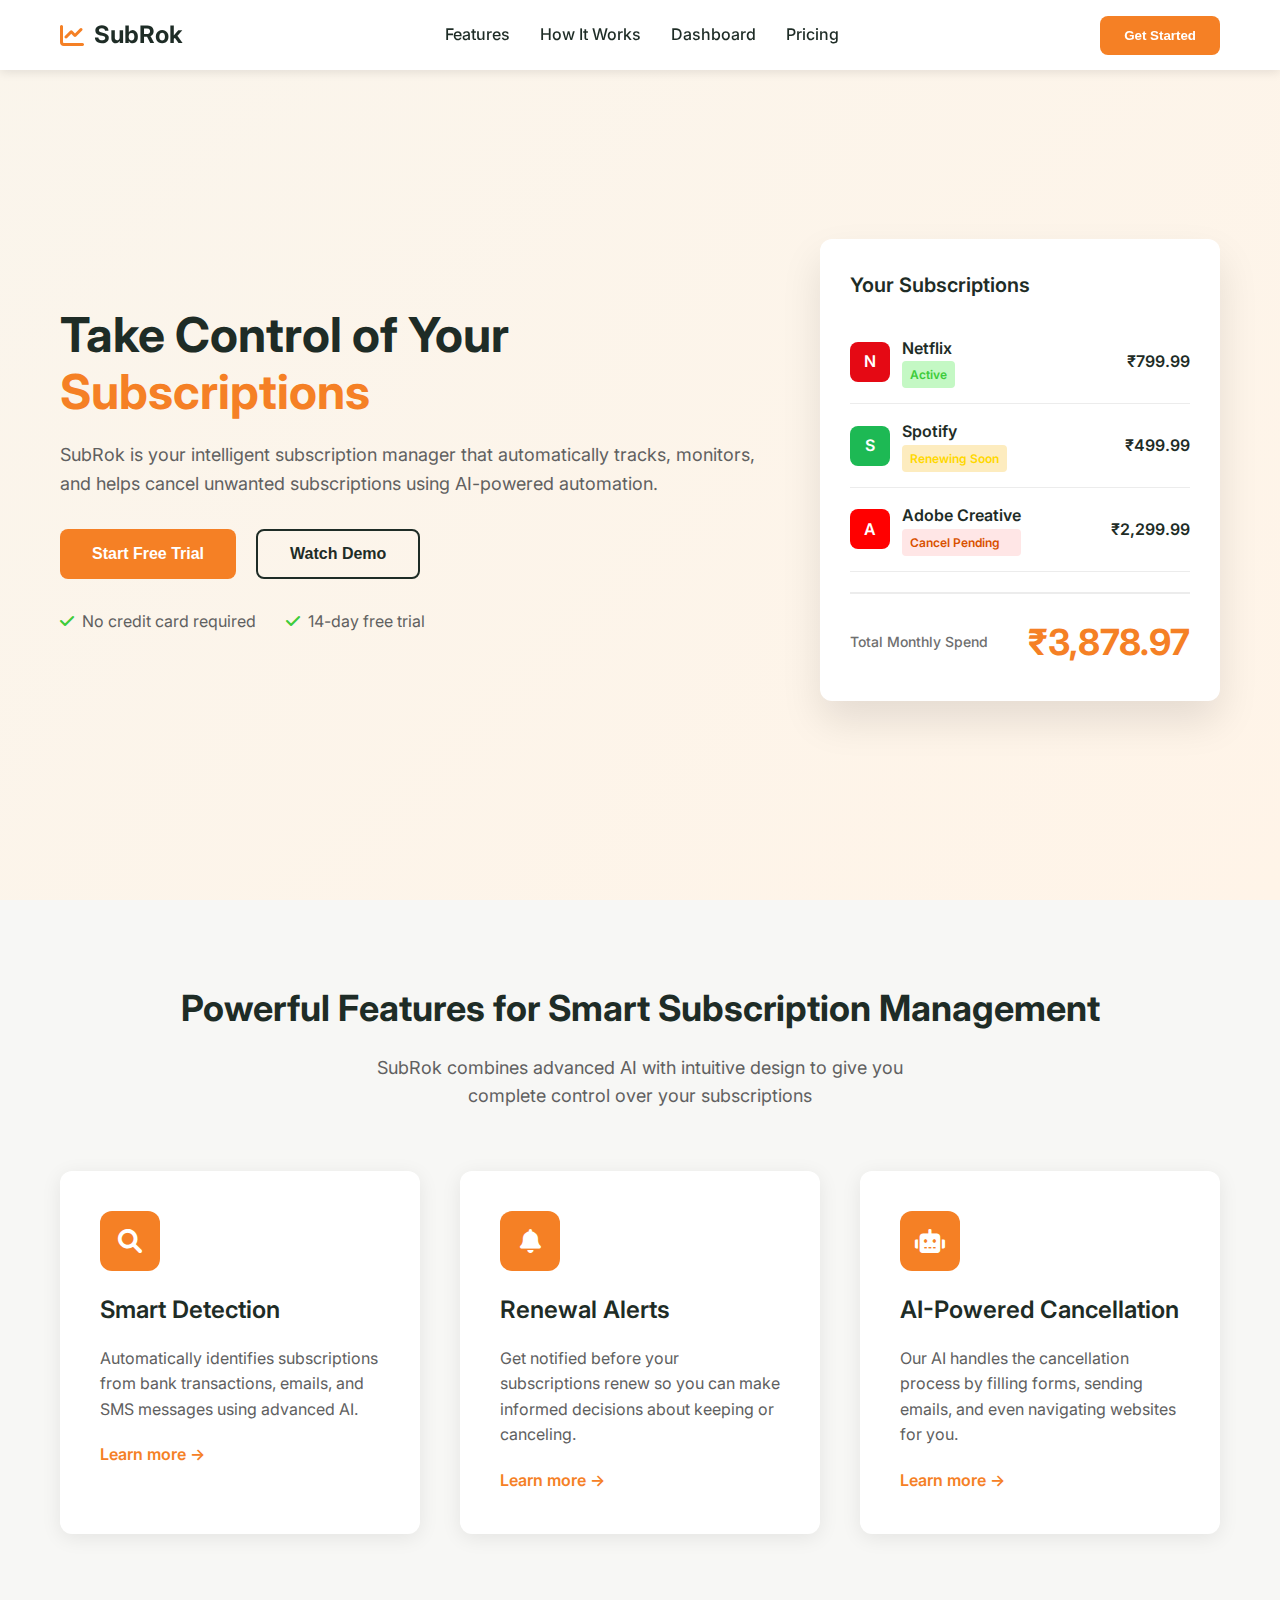
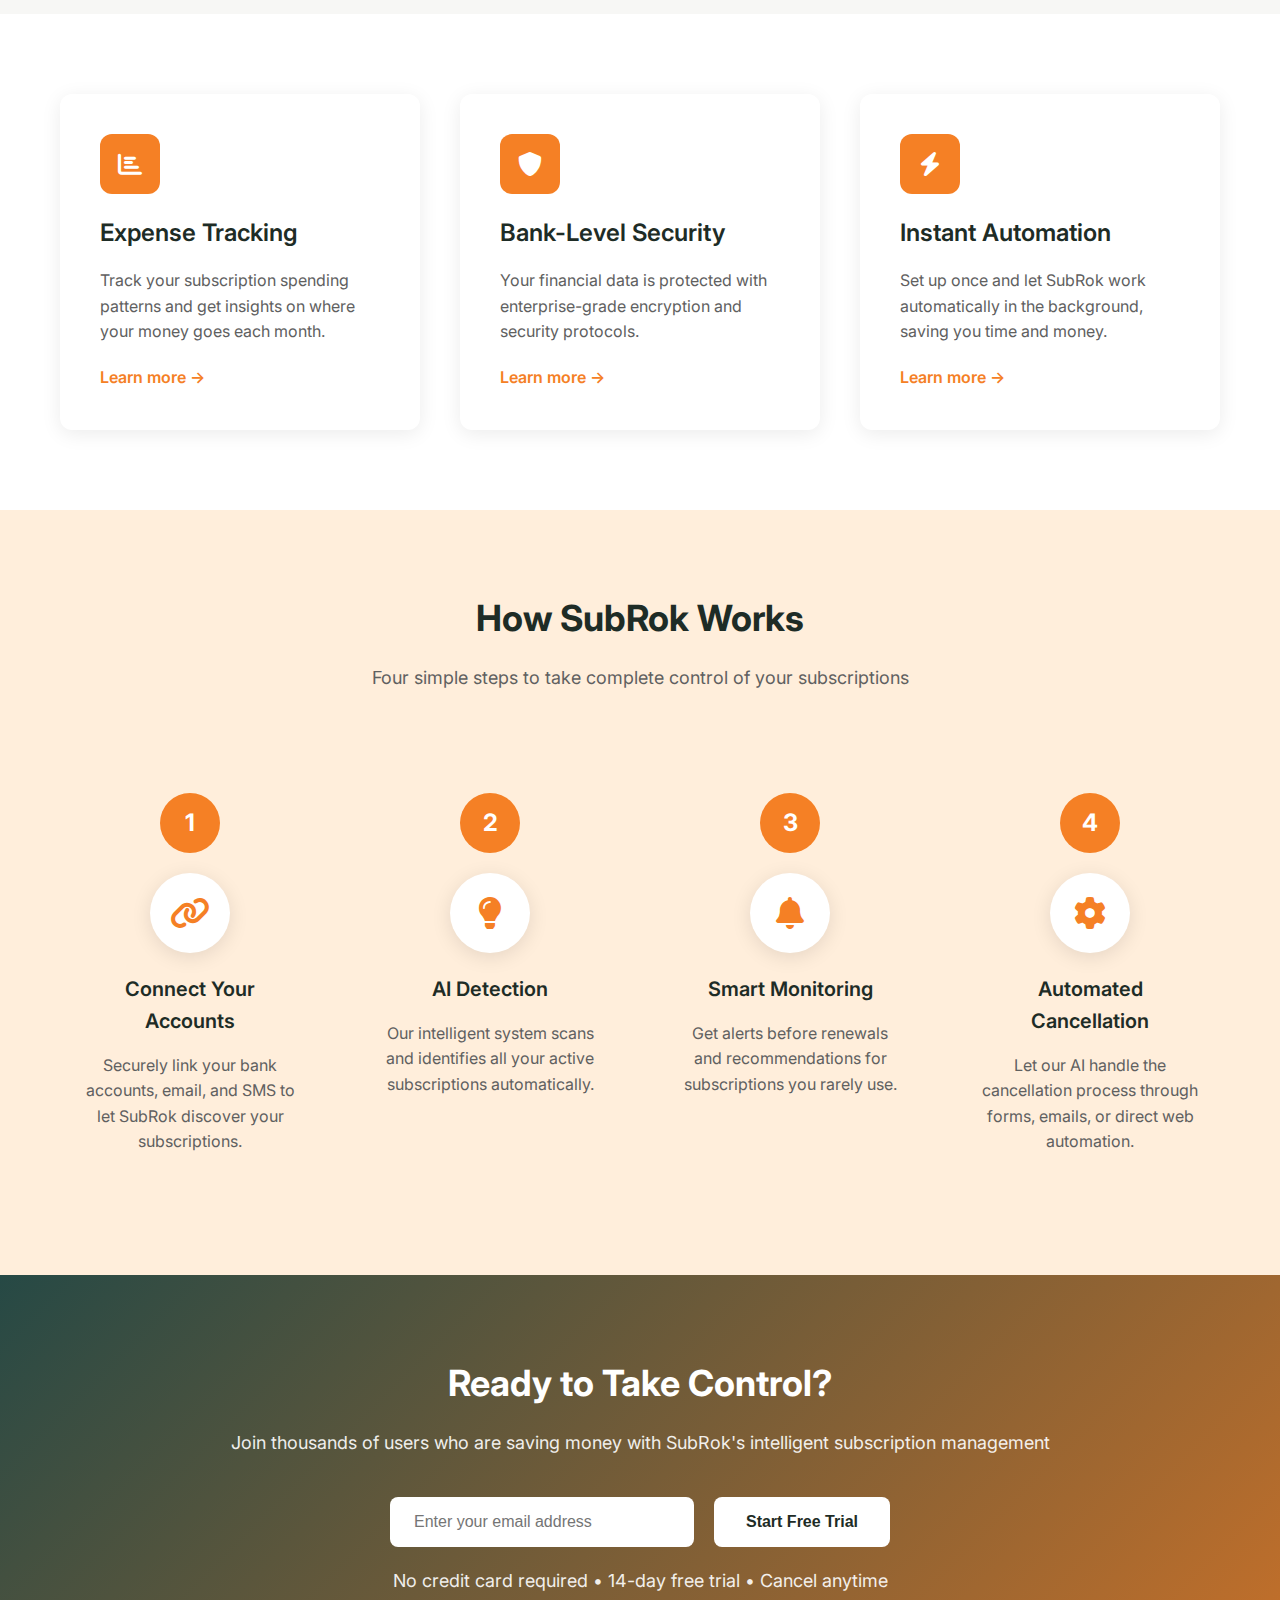
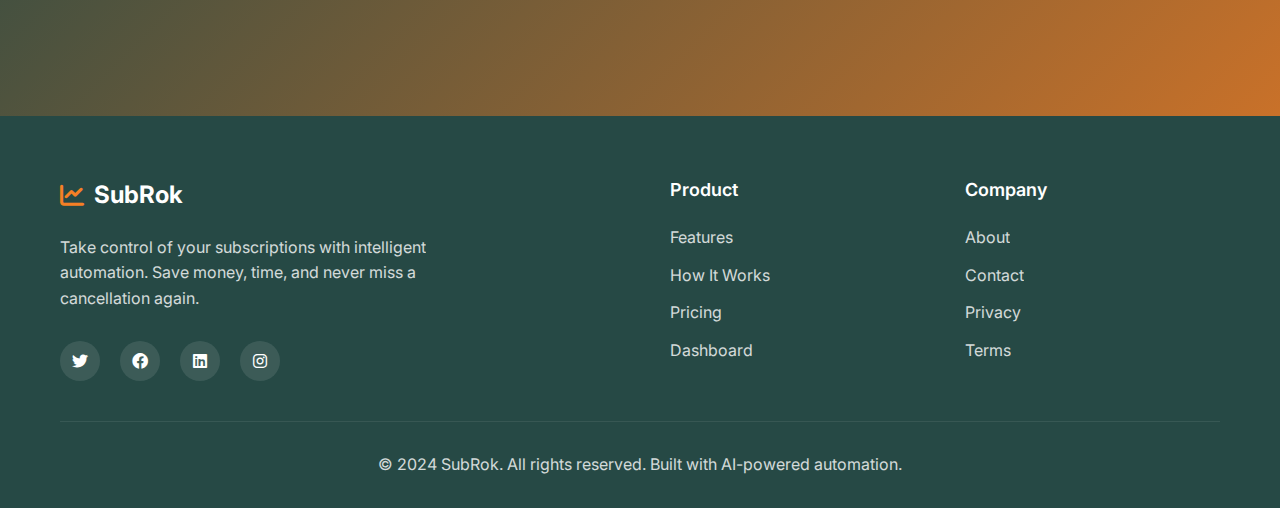
<file: index.html>
<!DOCTYPE html>
<html lang="en">
<head>
    <meta charset="UTF-8">
    <meta name="viewport" content="width=device-width, initial-scale=1.0">
    <title>SubRok - Take Control of Your Subscriptions</title>
    <link rel="stylesheet" href="styles.css">
    <link href="https://fonts.googleapis.com/css2?family=Inter:wght@300;400;500;600;700&display=swap" rel="stylesheet">
    <link rel="stylesheet" href="https://cdnjs.cloudflare.com/ajax/libs/font-awesome/6.0.0/css/all.min.css">
</head>
<body>
    <!-- Navigation -->
    <nav class="navbar">
        <div class="nav-container">
            <div class="nav-logo">
                <i class="fas fa-chart-line"></i>
                <span>SubRok</span>
            </div>
            <ul class="nav-menu">
                <li><a href="#features">Features</a></li>
                <li><a href="#how-it-works">How It Works</a></li>
                <li><a href="dashboard.html">Dashboard</a></li>
                <li><a href="pricing.html">Pricing</a></li>
            </ul>
            <button class="get-started-btn" onclick="showAuthModal()">Get Started</button>
        </div>
    </nav>

    <!-- Hero Section -->
    <section class="hero">
        <div class="hero-container">
            <div class="hero-content">
                <h1>Take Control of Your <span class="highlight">Subscriptions</span></h1>
                <p>SubRok is your intelligent subscription manager that automatically tracks, monitors, and helps cancel unwanted subscriptions using AI-powered automation.</p>
                <div class="hero-buttons">
                    <button class="start-trial-btn" onclick="showAuthModal()">Start Free Trial</button>
                    <button class="watch-demo-btn">Watch Demo</button>
                </div>
                <div class="hero-features">
                    <div class="feature-item">
                        <i class="fas fa-check"></i>
                        <span>No credit card required</span>
                    </div>
                    <div class="feature-item">
                        <i class="fas fa-check"></i>
                        <span>14-day free trial</span>
                    </div>
                </div>
            </div>
            <div class="hero-sidebar">
                <div class="subscription-card">
                    <h3>Your Subscriptions</h3>
                    <div class="subscription-item">
                        <div class="sub-info">
                            <div class="sub-icon netflix">N</div>
                            <div>
                                <div class="sub-name">Netflix</div>
                                <div class="sub-status active">Active</div>
                            </div>
                        </div>
                        <div class="sub-price">₹799.99</div>
                    </div>
                    <div class="subscription-item">
                        <div class="sub-info">
                            <div class="sub-icon spotify">S</div>
                            <div>
                                <div class="sub-name">Spotify</div>
                                <div class="sub-status renewing">Renewing Soon</div>
                            </div>
                        </div>
                        <div class="sub-price">₹499.99</div>
                    </div>
                    <div class="subscription-item">
                        <div class="sub-info">
                            <div class="sub-icon adobe">A</div>
                            <div>
                                <div class="sub-name">Adobe Creative</div>
                                <div class="sub-status canceling">Cancel Pending</div>
                            </div>
                        </div>
                        <div class="sub-price">₹2,299.99</div>
                    </div>
                    <div class="total-spend">
                        <span class="total-label">Total Monthly Spend</span>
                        <span class="total-amount">₹3,878.97</span>
                    </div>
                </div>
            </div>
        </div>
    </section>

    <!-- Features Section -->
    <section id="features" class="features">
        <div class="container">
            <h2>Powerful Features for Smart Subscription Management</h2>
            <p class="section-subtitle">SubRok combines advanced AI with intuitive design to give you complete control over your subscriptions</p>
            <div class="features-grid">
                <div class="feature-card">
                    <div class="feature-icon">
                        <i class="fas fa-search"></i>
                    </div>
                    <h3>Smart Detection</h3>
                    <p>Automatically identifies subscriptions from bank transactions, emails, and SMS messages using advanced AI.</p>
                    <a href="#" class="learn-more">Learn more →</a>
                </div>
                <div class="feature-card">
                    <div class="feature-icon">
                        <i class="fas fa-bell"></i>
                    </div>
                    <h3>Renewal Alerts</h3>
                    <p>Get notified before your subscriptions renew so you can make informed decisions about keeping or canceling.</p>
                    <a href="#" class="learn-more">Learn more →</a>
                </div>
                <div class="feature-card">
                    <div class="feature-icon">
                        <i class="fas fa-robot"></i>
                    </div>
                    <h3>AI-Powered Cancellation</h3>
                    <p>Our AI handles the cancellation process by filling forms, sending emails, and even navigating websites for you.</p>
                    <a href="#" class="learn-more">Learn more →</a>
                </div>
            </div>
        </div>
    </section>

    <!-- Additional Features -->
    <section class="additional-features">
        <div class="container">
            <div class="features-grid">
                <div class="feature-card">
                    <div class="feature-icon">
                        <i class="fas fa-chart-bar"></i>
                    </div>
                    <h3>Expense Tracking</h3>
                    <p>Track your subscription spending patterns and get insights on where your money goes each month.</p>
                    <a href="#" class="learn-more">Learn more →</a>
                </div>
                <div class="feature-card">
                    <div class="feature-icon">
                        <i class="fas fa-shield-alt"></i>
                    </div>
                    <h3>Bank-Level Security</h3>
                    <p>Your financial data is protected with enterprise-grade encryption and security protocols.</p>
                    <a href="#" class="learn-more">Learn more →</a>
                </div>
                <div class="feature-card">
                    <div class="feature-icon">
                        <i class="fas fa-bolt"></i>
                    </div>
                    <h3>Instant Automation</h3>
                    <p>Set up once and let SubRok work automatically in the background, saving you time and money.</p>
                    <a href="#" class="learn-more">Learn more →</a>
                </div>
            </div>
        </div>
    </section>

    <!-- How It Works -->
    <section id="how-it-works" class="how-it-works">
        <div class="container">
            <h2>How SubRok Works</h2>
            <p class="section-subtitle">Four simple steps to take complete control of your subscriptions</p>
            <div class="steps-grid">
                <div class="step-card">
                    <div class="step-number">1</div>
                    <div class="step-icon">
                        <i class="fas fa-link"></i>
                    </div>
                    <h3>Connect Your Accounts</h3>
                    <p>Securely link your bank accounts, email, and SMS to let SubRok discover your subscriptions.</p>
                </div>
                <div class="step-card">
                    <div class="step-number">2</div>
                    <div class="step-icon">
                        <i class="fas fa-lightbulb"></i>
                    </div>
                    <h3>AI Detection</h3>
                    <p>Our intelligent system scans and identifies all your active subscriptions automatically.</p>
                </div>
                <div class="step-card">
                    <div class="step-number">3</div>
                    <div class="step-icon">
                        <i class="fas fa-bell"></i>
                    </div>
                    <h3>Smart Monitoring</h3>
                    <p>Get alerts before renewals and recommendations for subscriptions you rarely use.</p>
                </div>
                <div class="step-card">
                    <div class="step-number">4</div>
                    <div class="step-icon">
                        <i class="fas fa-cog"></i>
                    </div>
                    <h3>Automated Cancellation</h3>
                    <p>Let our AI handle the cancellation process through forms, emails, or direct web automation.</p>
                </div>
            </div>
        </div>
    </section>

    <!-- CTA Section -->
    <section class="cta-section">
        <div class="container">
            <h2>Ready to Take Control?</h2>
            <p>Join thousands of users who are saving money with SubRok's intelligent subscription management</p>
            <div class="cta-form">
                <input type="email" placeholder="Enter your email address" id="emailInput">
                <button onclick="showAuthModal()">Start Free Trial</button>
            </div>
            <p class="cta-disclaimer">No credit card required • 14-day free trial • Cancel anytime</p>
        </div>
    </section>

    <!-- Footer -->
    <footer class="footer">
        <div class="container">
            <div class="footer-content">
                <div class="footer-brand">
                    <div class="footer-logo">
                        <i class="fas fa-chart-line"></i>
                        <span>SubRok</span>
                    </div>
                    <p>Take control of your subscriptions with intelligent automation. Save money, time, and never miss a cancellation again.</p>
                    <div class="social-links">
                        <a href="#"><i class="fab fa-twitter"></i></a>
                        <a href="#"><i class="fab fa-facebook"></i></a>
                        <a href="#"><i class="fab fa-linkedin"></i></a>
                        <a href="#"><i class="fab fa-instagram"></i></a>
                    </div>
                </div>
                <div class="footer-links">
                    <div class="footer-column">
                        <h4>Product</h4>
                        <ul>
                            <li><a href="#features">Features</a></li>
                            <li><a href="#how-it-works">How It Works</a></li>
                            <li><a href="pricing.html">Pricing</a></li>
                            <li><a href="dashboard.html">Dashboard</a></li>
                        </ul>
                    </div>
                    <div class="footer-column">
                        <h4>Company</h4>
                        <ul>
                            <li><a href="#">About</a></li>
                            <li><a href="#">Contact</a></li>
                            <li><a href="#">Privacy</a></li>
                            <li><a href="#">Terms</a></li>
                        </ul>
                    </div>
                </div>
            </div>
            <div class="footer-bottom">
                <p>&copy; 2024 SubRok. All rights reserved. Built with AI-powered automation.</p>
            </div>
        </div>
    </footer>

    <!-- Auth Modal -->
    <div id="authModal" class="modal">
        <div class="modal-content">
            <span class="close" onclick="closeAuthModal()">&times;</span>
            <div class="auth-container">
                <div class="auth-tabs">
                    <button class="auth-tab active" onclick="showLogin()">Login</button>
                    <button class="auth-tab" onclick="showSignup()">Sign Up</button>
                </div>
                
                <!-- Login Form -->
                <div id="loginForm" class="auth-form">
                    <h2>Welcome Back</h2>
                    <p>Sign in to your SubRok account</p>
                    <form onsubmit="handleLogin(event)">
                        <div class="form-group">
                            <input type="email" required placeholder="Email address" id="loginEmail">
                        </div>
                        <div class="form-group">
                            <input type="password" required placeholder="Password" id="loginPassword">
                        </div>
                        <button type="submit" class="auth-btn">Sign In</button>
                    </form>
                    <p class="auth-link">Don't have an account? <a href="#" onclick="showSignup()">Sign up</a></p>
                </div>
                
                <!-- Signup Form -->
                <div id="signupForm" class="auth-form" style="display: none;">
                    <h2>Create Account</h2>
                    <p>Start your free trial today</p>
                    <form onsubmit="handleSignup(event)">
                        <div class="form-group">
                            <input type="text" required placeholder="Full name" id="signupName">
                        </div>
                        <div class="form-group">
                            <input type="email" required placeholder="Email address" id="signupEmail">
                        </div>
                        <div class="form-group">
                            <input type="password" required placeholder="Password" id="signupPassword">
                        </div>
                        <button type="submit" class="auth-btn">Create Account</button>
                    </form>
                    <p class="auth-link">Already have an account? <a href="#" onclick="showLogin()">Sign in</a></p>
                </div>
            </div>
        </div>
    </div>

    <script src="script.js"></script>
</body>
</html>
</file>
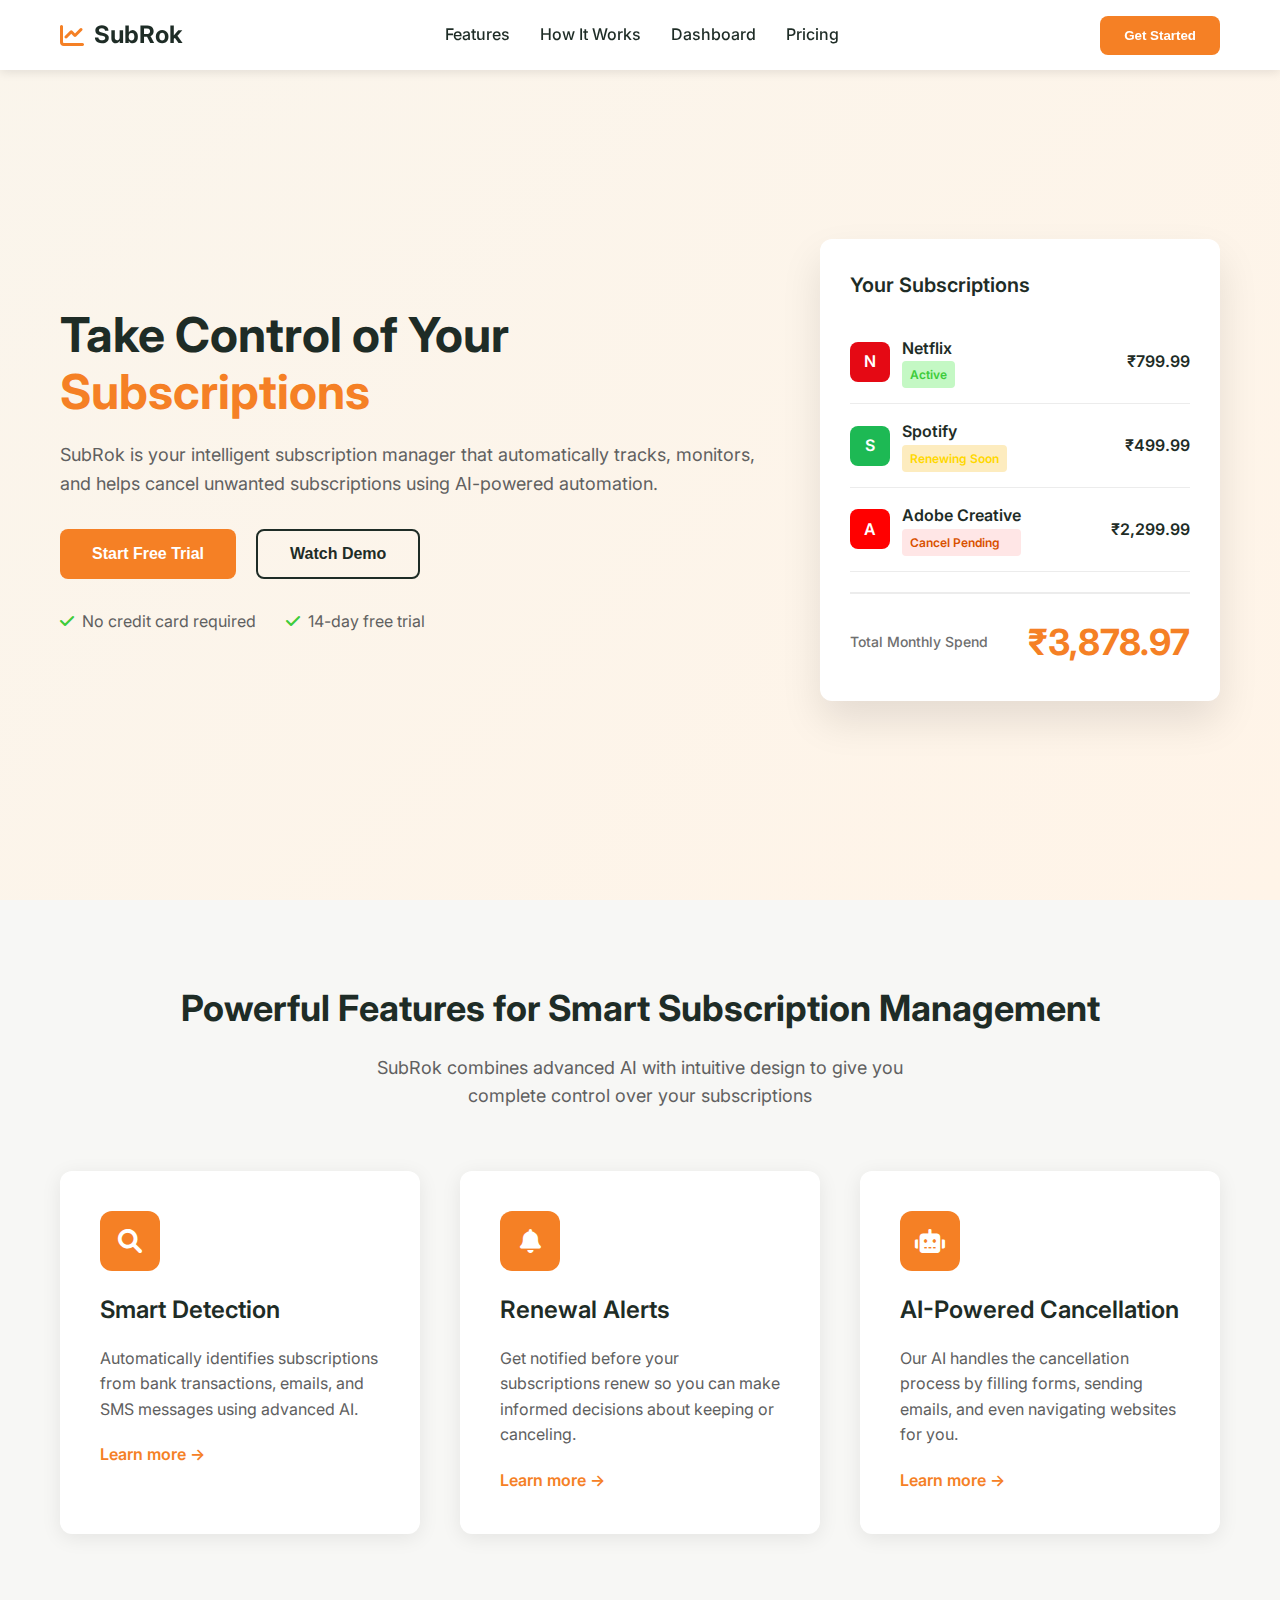
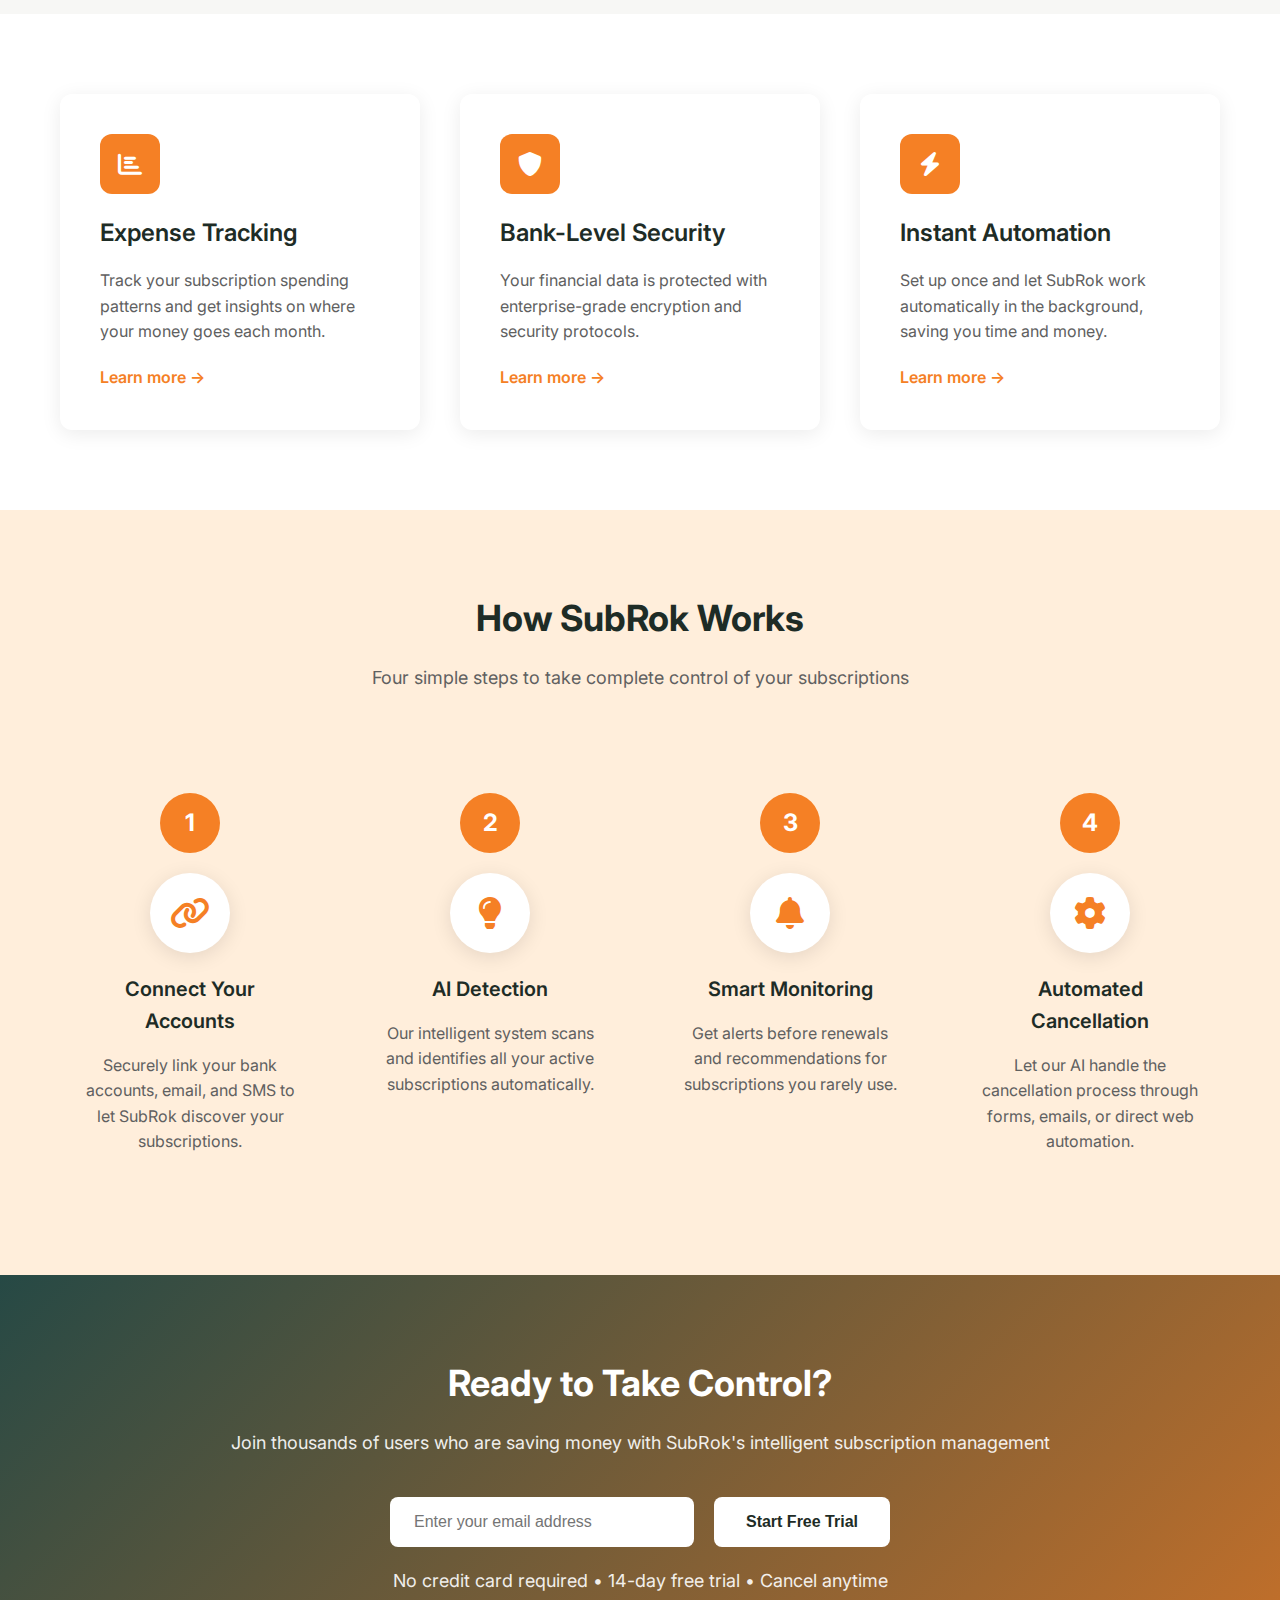
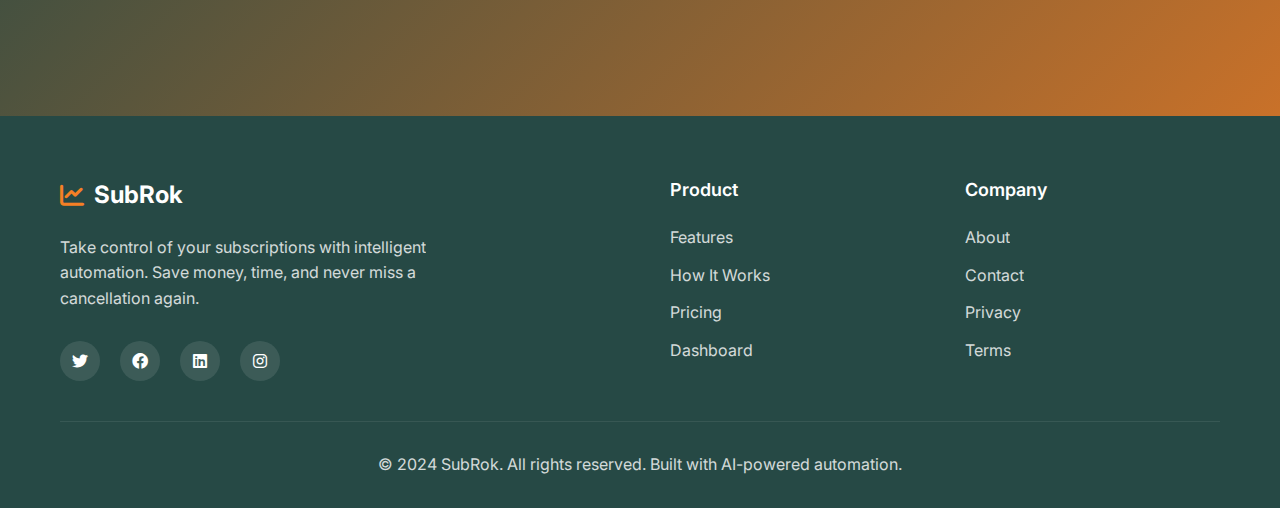
<file: dashboard.html>
<!DOCTYPE html>
<html lang="en">
<head>
    <meta charset="UTF-8">
    <meta name="viewport" content="width=device-width, initial-scale=1.0">
    <title>Dashboard - SubRok</title>
    <link rel="stylesheet" href="styles.css">
    <link href="https://fonts.googleapis.com/css2?family=Inter:wght@300;400;500;600;700&display=swap" rel="stylesheet">
    <link rel="stylesheet" href="https://cdnjs.cloudflare.com/ajax/libs/font-awesome/6.0.0/css/all.min.css">
</head>
<body>
    <!-- Navigation -->
    <nav class="navbar">
        <div class="nav-container">
            <div class="nav-logo">
                <i class="fas fa-chart-line"></i>
                <span>SubRok</span>
            </div>
            <ul class="nav-menu">
                <li><a href="index.html">Features</a></li>
                <li><a href="index.html#how-it-works">How It Works</a></li>
                <li><a href="dashboard.html" class="active">Dashboard</a></li>
                <li><a href="pricing.html">Pricing</a></li>
            </ul>
            <button class="get-started-btn" onclick="logout()">Logout</button>
        </div>
    </nav>

    <!-- Dashboard Header -->
    <section class="dashboard-header">
        <div class="container">
            <h1>Your Subscription Dashboard</h1>
            <p>See how SubRok gives you complete visibility and control over all your subscriptions</p>
        </div>
    </section>

    <!-- Dashboard Content -->
    <section class="dashboard-content">
        <div class="container">
            <!-- Dashboard Stats -->
            <div class="dashboard-stats">
                <div class="stat-card total-card">
                    <div class="stat-content">
                        <h3>Your Subscriptions</h3>
                        <p>Manage all your recurring payments in one place</p>
                    </div>
                    <div class="stat-value">
                        <span class="total-amount">₹<span id="totalAmount">2,040.97</span></span>
                        <span class="total-label">Monthly Total</span>
                    </div>
                </div>
            </div>

            <!-- Dashboard Tabs -->
            <div class="dashboard-tabs">
                <button class="tab-btn active" onclick="showTab('overview')">Overview</button>
                <button class="tab-btn" onclick="showTab('subscriptions')">Subscriptions</button>
                <button class="tab-btn" onclick="showTab('insights')">Insights</button>
            </div>

            <!-- Overview Tab -->
            <div id="overviewTab" class="tab-content active">
                <div class="overview-grid">
                    <div class="overview-card active-subs">
                        <div class="card-header">
                            <h3 id="activeCount">3</h3>
                            <p>Active Subscriptions</p>
                        </div>
                    </div>
                    <div class="overview-card monthly-spending">
                        <div class="card-header">
                            <h3>₹<span id="monthlySpending">2,040.97</span></h3>
                            <p>Monthly Spending</p>
                        </div>
                    </div>
                    <div class="overview-card yearly-projection">
                        <div class="card-header">
                            <h3>₹<span id="yearlyProjection">24,491.64</span></h3>
                            <p>Yearly Projection</p>
                        </div>
                    </div>
                </div>
            </div>

            <!-- Subscriptions Tab -->
            <div id="subscriptionsTab" class="tab-content">
                <div class="subscriptions-header">
                    <h3>Your Subscriptions</h3>
                    <button class="add-subscription-btn" onclick="showAddSubscriptionModal()">
                        <i class="fas fa-plus"></i> Add Subscription
                    </button>
                </div>
                <div class="subscriptions-list" id="subscriptionsList">
                    <!-- Subscriptions will be populated by JavaScript -->
                </div>
            </div>

            <!-- Insights Tab -->
            <div id="insightsTab" class="tab-content">
                <div class="insights-grid">
                    <div class="insight-card">
                        <h3>Spending Trends</h3>
                        <p>Your subscription spending has decreased by 15% this month compared to last month.</p>
                    </div>
                    <div class="insight-card">
                        <h3>Unused Subscriptions</h3>
                        <p>You haven't used your Dropbox Pro subscription in the last 30 days. Consider canceling to save ₹499/month.</p>
                    </div>
                    <div class="insight-card">
                        <h3>Renewal Alerts</h3>
                        <p>3 subscriptions are renewing in the next 7 days. Review them to avoid unwanted charges.</p>
                    </div>
                </div>
            </div>
        </div>
    </section>

    <!-- Add Subscription Modal -->
    <div id="addSubscriptionModal" class="modal">
        <div class="modal-content">
            <span class="close" onclick="closeAddSubscriptionModal()">&times;</span>
            <div class="add-subscription-form">
                <h2>Add New Subscription</h2>
                <form onsubmit="handleAddSubscription(event)">
                    <div class="form-group">
                        <label>Subscription Name</label>
                        <input type="text" required placeholder="e.g., Netflix, Spotify" id="subName">
                    </div>
                    <div class="form-group">
                        <label>Category</label>
                        <select id="subCategory" required>
                            <option value="">Select Category</option>
                            <option value="Entertainment">Entertainment</option>
                            <option value="Music">Music</option>
                            <option value="Software">Software</option>
                            <option value="Shopping">Shopping</option>
                            <option value="Storage">Storage</option>
                            <option value="Other">Other</option>
                        </select>
                    </div>
                    <div class="form-group">
                        <label>Monthly Cost (₹)</label>
                        <input type="number" required placeholder="0.00" step="0.01" id="subCost">
                    </div>
                    <div class="form-group">
                        <label>Next Billing Date</label>
                        <input type="date" required id="subBillingDate">
                    </div>
                    <button type="submit" class="auth-btn">Add Subscription</button>
                </form>
            </div>
        </div>
    </div>

    <script src="dashboard.js"></script>
</body>
</html>
</file>
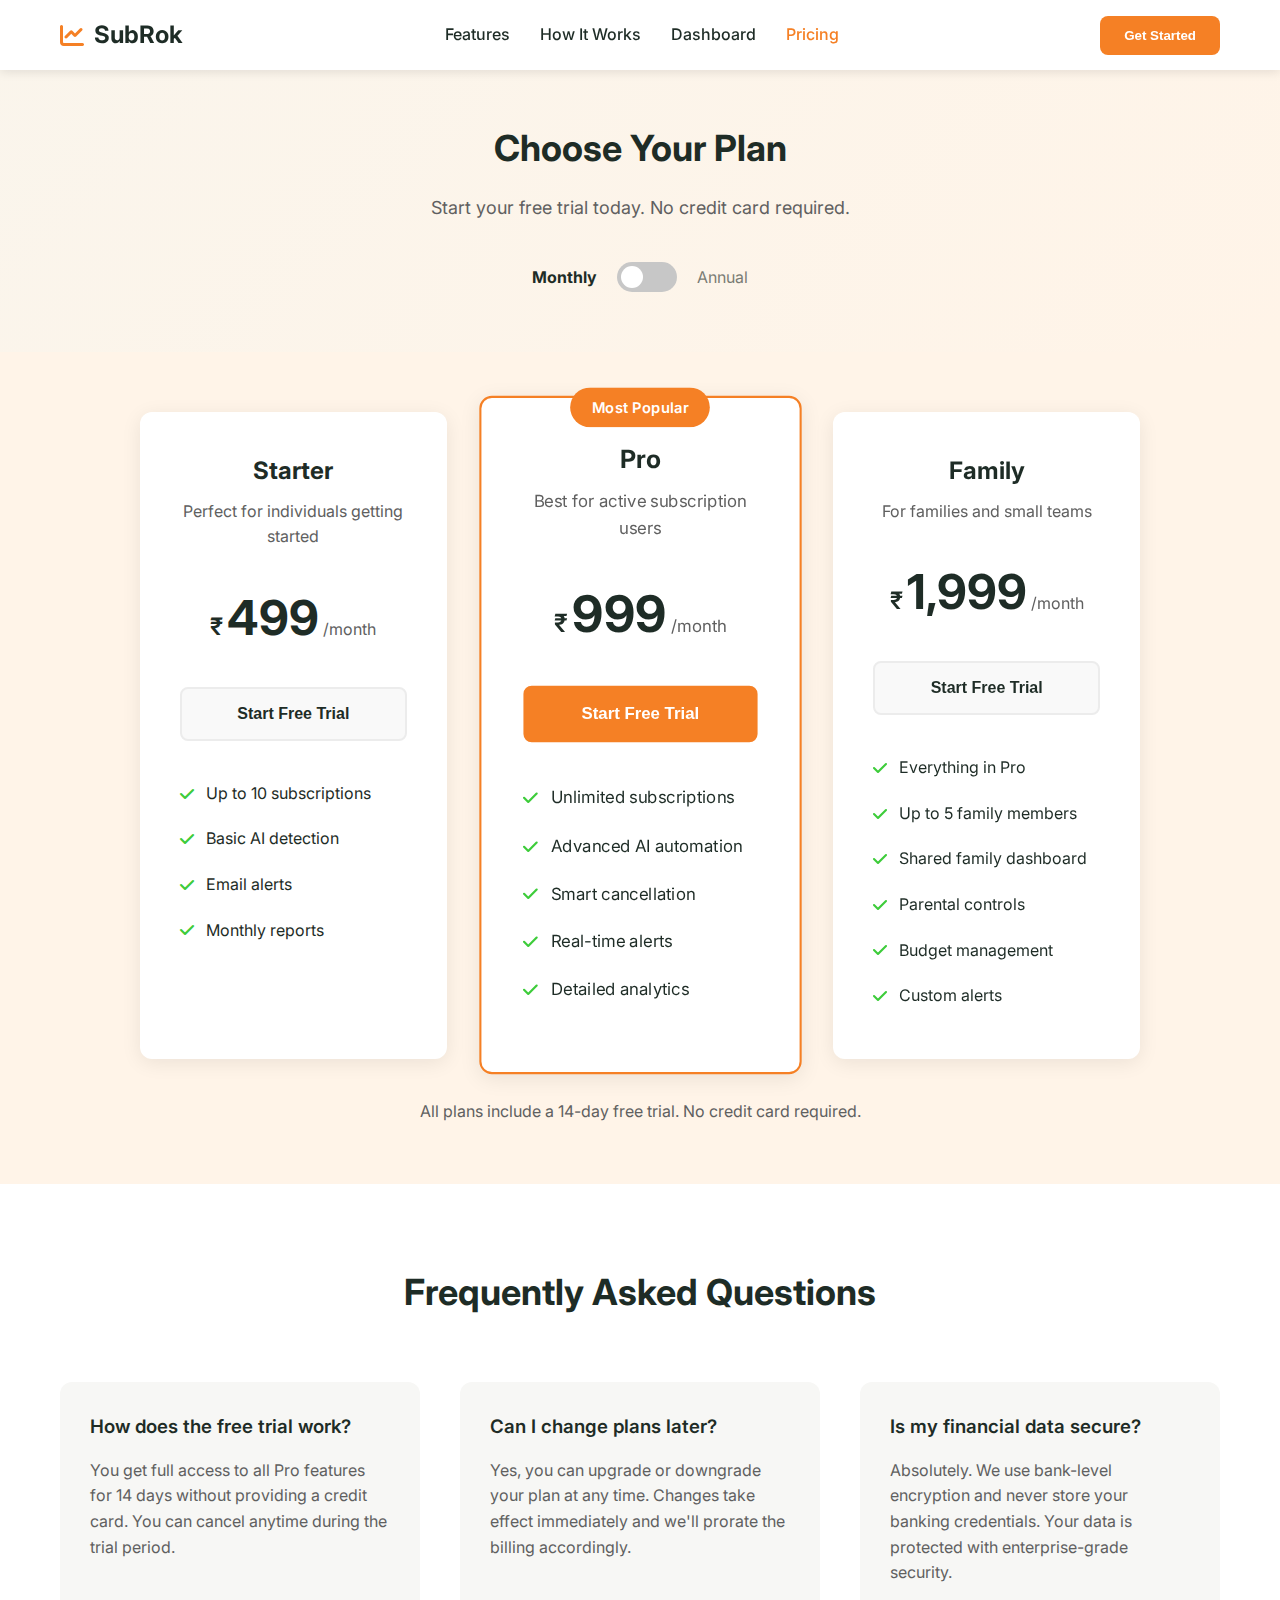
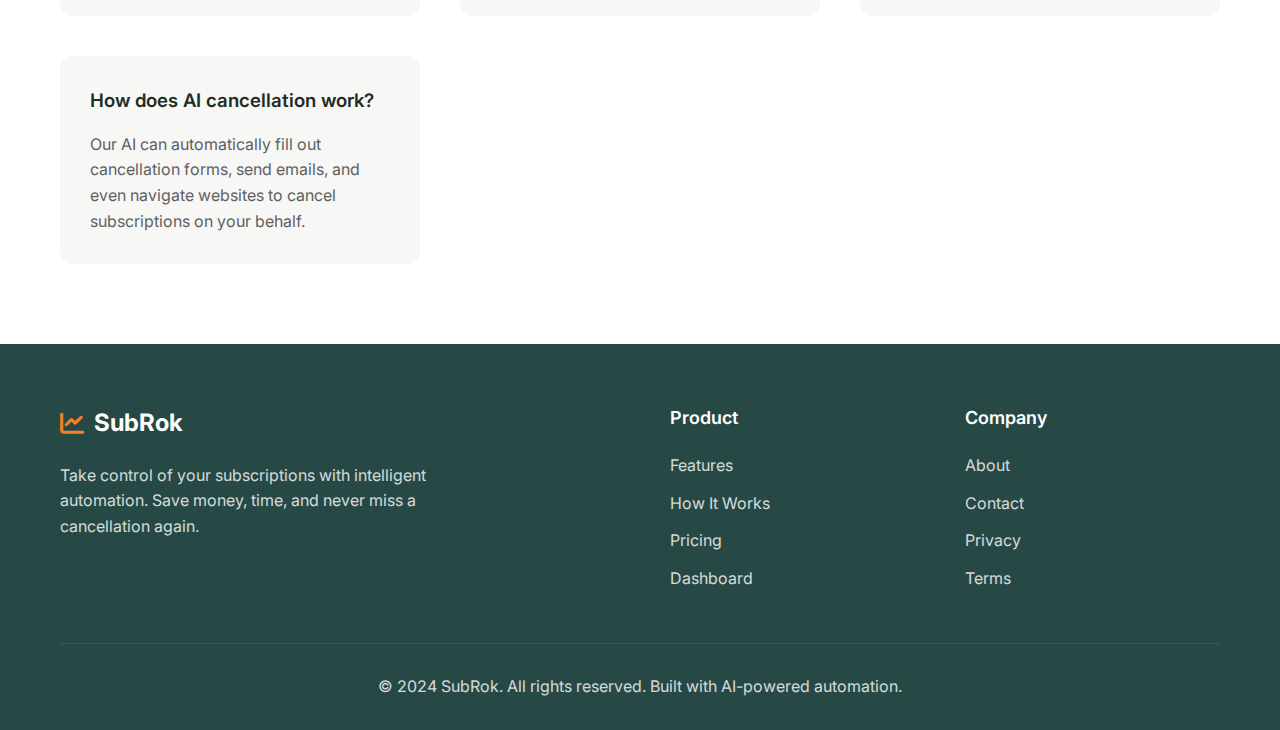
<file: pricing.html>
<!DOCTYPE html>
<html lang="en">
<head>
    <meta charset="UTF-8">
    <meta name="viewport" content="width=device-width, initial-scale=1.0">
    <title>Pricing - SubRok</title>
    <link rel="stylesheet" href="styles.css">
    <link href="https://fonts.googleapis.com/css2?family=Inter:wght@300;400;500;600;700&display=swap" rel="stylesheet">
    <link rel="stylesheet" href="https://cdnjs.cloudflare.com/ajax/libs/font-awesome/6.0.0/css/all.min.css">
</head>
<body>
    <!-- Navigation -->
    <nav class="navbar">
        <div class="nav-container">
            <div class="nav-logo">
                <i class="fas fa-chart-line"></i>
                <span>SubRok</span>
            </div>
            <ul class="nav-menu">
                <li><a href="index.html">Features</a></li>
                <li><a href="index.html#how-it-works">How It Works</a></li>
                <li><a href="dashboard.html">Dashboard</a></li>
                <li><a href="pricing.html" class="active">Pricing</a></li>
            </ul>
            <button class="get-started-btn" onclick="window.location.href='index.html'">Get Started</button>
        </div>
    </nav>

    <!-- Pricing Header -->
    <section class="pricing-header">
        <div class="container">
            <h1>Choose Your Plan</h1>
            <p>Start your free trial today. No credit card required.</p>
            
            <!-- Pricing Toggle -->
            <div class="pricing-toggle">
                <span class="toggle-label">Monthly</span>
                <label class="toggle-switch">
                    <input type="checkbox" id="pricingToggle" onchange="togglePricing()">
                    <span class="toggle-slider"></span>
                </label>
                <span class="toggle-label">Annual</span>
            </div>
        </div>
    </section>

    <!-- Pricing Plans -->
    <section class="pricing-plans">
        <div class="container">
            <div class="plans-grid">
                <!-- Starter Plan -->
                <div class="plan-card">
                    <div class="plan-header">
                        <h3>Starter</h3>
                        <p>Perfect for individuals getting started</p>
                    </div>
                    <div class="plan-price">
                        <span class="currency">₹</span>
                        <span class="amount" id="starterPrice">499</span>
                        <span class="period">/month</span>
                    </div>
                    <button class="plan-btn">Start Free Trial</button>
                    <ul class="plan-features">
                        <li><i class="fas fa-check"></i>Up to 10 subscriptions</li>
                        <li><i class="fas fa-check"></i>Basic AI detection</li>
                        <li><i class="fas fa-check"></i>Email alerts</li>
                        <li><i class="fas fa-check"></i>Monthly reports</li>
                    </ul>
                </div>

                <!-- Pro Plan -->
                <div class="plan-card featured">
                    <div class="plan-badge">Most Popular</div>
                    <div class="plan-header">
                        <h3>Pro</h3>
                        <p>Best for active subscription users</p>
                    </div>
                    <div class="plan-price">
                        <span class="currency">₹</span>
                        <span class="amount" id="proPrice">999</span>
                        <span class="period">/month</span>
                    </div>
                    <button class="plan-btn featured">Start Free Trial</button>
                    <ul class="plan-features">
                        <li><i class="fas fa-check"></i>Unlimited subscriptions</li>
                        <li><i class="fas fa-check"></i>Advanced AI automation</li>
                        <li><i class="fas fa-check"></i>Smart cancellation</li>
                        <li><i class="fas fa-check"></i>Real-time alerts</li>
                        <li><i class="fas fa-check"></i>Detailed analytics</li>
                    </ul>
                </div>

                <!-- Family Plan -->
                <div class="plan-card">
                    <div class="plan-header">
                        <h3>Family</h3>
                        <p>For families and small teams</p>
                    </div>
                    <div class="plan-price">
                        <span class="currency">₹</span>
                        <span class="amount" id="familyPrice">1999</span>
                        <span class="period">/month</span>
                    </div>
                    <button class="plan-btn">Start Free Trial</button>
                    <ul class="plan-features">
                        <li><i class="fas fa-check"></i>Everything in Pro</li>
                        <li><i class="fas fa-check"></i>Up to 5 family members</li>
                        <li><i class="fas fa-check"></i>Shared family dashboard</li>
                        <li><i class="fas fa-check"></i>Parental controls</li>
                        <li><i class="fas fa-check"></i>Budget management</li>
                        <li><i class="fas fa-check"></i>Custom alerts</li>
                    </ul>
                </div>
            </div>
            
            <div class="pricing-note">
                <p>All plans include a 14-day free trial. No credit card required.</p>
            </div>
        </div>
    </section>

    <!-- FAQ Section -->
    <section class="faq-section">
        <div class="container">
            <h2>Frequently Asked Questions</h2>
            <div class="faq-grid">
                <div class="faq-item">
                    <h3>How does the free trial work?</h3>
                    <p>You get full access to all Pro features for 14 days without providing a credit card. You can cancel anytime during the trial period.</p>
                </div>
                <div class="faq-item">
                    <h3>Can I change plans later?</h3>
                    <p>Yes, you can upgrade or downgrade your plan at any time. Changes take effect immediately and we'll prorate the billing accordingly.</p>
                </div>
                <div class="faq-item">
                    <h3>Is my financial data secure?</h3>
                    <p>Absolutely. We use bank-level encryption and never store your banking credentials. Your data is protected with enterprise-grade security.</p>
                </div>
                <div class="faq-item">
                    <h3>How does AI cancellation work?</h3>
                    <p>Our AI can automatically fill out cancellation forms, send emails, and even navigate websites to cancel subscriptions on your behalf.</p>
                </div>
            </div>
        </div>
    </section>

    <!-- Footer -->
    <footer class="footer">
        <div class="container">
            <div class="footer-content">
                <div class="footer-brand">
                    <div class="footer-logo">
                        <i class="fas fa-chart-line"></i>
                        <span>SubRok</span>
                    </div>
                    <p>Take control of your subscriptions with intelligent automation. Save money, time, and never miss a cancellation again.</p>
                </div>
                <div class="footer-links">
                    <div class="footer-column">
                        <h4>Product</h4>
                        <ul>
                            <li><a href="index.html#features">Features</a></li>
                            <li><a href="index.html#how-it-works">How It Works</a></li>
                            <li><a href="pricing.html">Pricing</a></li>
                            <li><a href="dashboard.html">Dashboard</a></li>
                        </ul>
                    </div>
                    <div class="footer-column">
                        <h4>Company</h4>
                        <ul>
                            <li><a href="#">About</a></li>
                            <li><a href="#">Contact</a></li>
                            <li><a href="#">Privacy</a></li>
                            <li><a href="#">Terms</a></li>
                        </ul>
                    </div>
                </div>
            </div>
            <div class="footer-bottom">
                <p>&copy; 2024 SubRok. All rights reserved. Built with AI-powered automation.</p>
            </div>
        </div>
    </footer>

    <script src="pricing.js"></script>
</body>
</html>
</file>
<file: styles.css>
/* Reset and Base Styles */
* {
    margin: 0;
    padding: 0;
    box-sizing: border-box;
}

body {
    font-family: 'Inter', sans-serif;
    line-height: 1.6;
    color: #1E2C26;
    background-color: #ffffff;
}

.container {
    max-width: 1200px;
    margin: 0 auto;
    padding: 0 20px;
}

/* Navigation */
.navbar {
    background: #ffffff;
    box-shadow: 0 2px 10px rgba(0,0,0,0.1);
    position: fixed;
    top: 0;
    left: 0;
    right: 0;
    z-index: 1000;
}

.nav-container {
    max-width: 1200px;
    margin: 0 auto;
    padding: 0 20px;
    display: flex;
    justify-content: space-between;
    align-items: center;
    height: 70px;
}

.nav-logo {
    display: flex;
    align-items: center;
    font-size: 24px;
    font-weight: 700;
    color: #1E2C26;
}

.nav-logo i {
    color: #F58025;
    margin-right: 10px;
}

.nav-menu {
    display: flex;
    list-style: none;
    gap: 30px;
}

.nav-menu a {
    text-decoration: none;
    color: #1E2C26;
    font-weight: 500;
    transition: color 0.3s;
}

.nav-menu a:hover,
.nav-menu a.active {
    color: #F58025;
}

.get-started-btn {
    background: #F58025;
    color: white;
    border: none;
    padding: 12px 24px;
    border-radius: 8px;
    font-weight: 600;
    cursor: pointer;
    transition: background 0.3s;
}

.get-started-btn:hover {
    background: #e66f00;
}

/* Hero Section */
.hero {
    background: linear-gradient(135deg, #FAF5EC 0%, #FFF4E8 100%);
    padding: 120px 0 80px;
    min-height: 100vh;
    display: flex;
    align-items: center;
}

.hero-container {
    max-width: 1200px;
    margin: 0 auto;
    padding: 0 20px;
    display: grid;
    grid-template-columns: 1fr 400px;
    gap: 60px;
    align-items: center;
}

.hero-content h1 {
    font-size: 48px;
    font-weight: 700;
    line-height: 1.2;
    margin-bottom: 20px;
    color: #1E2C26;
}

.hero-content .highlight {
    color: #F58025;
}

.hero-content p {
    font-size: 18px;
    color: #606060;
    margin-bottom: 30px;
    line-height: 1.6;
}

.hero-buttons {
    display: flex;
    gap: 20px;
    margin-bottom: 30px;
}

.start-trial-btn {
    background: #F58025;
    color: white;
    border: none;
    padding: 16px 32px;
    border-radius: 8px;
    font-size: 16px;
    font-weight: 600;
    cursor: pointer;
    transition: background 0.3s;
}

.start-trial-btn:hover {
    background: #e66f00;
}

.watch-demo-btn {
    background: transparent;
    color: #1E2C26;
    border: 2px solid #1E2C26;
    padding: 14px 32px;
    border-radius: 8px;
    font-size: 16px;
    font-weight: 600;
    cursor: pointer;
    transition: all 0.3s;
}

.watch-demo-btn:hover {
    background: #1E2C26;
    color: white;
}

.hero-features {
    display: flex;
    gap: 30px;
}

.feature-item {
    display: flex;
    align-items: center;
    gap: 8px;
    color: #606060;
}

.feature-item i {
    color: #3DCC3A;
}

/* Hero Sidebar */
.hero-sidebar {
    background: white;
    border-radius: 12px;
    padding: 30px;
    box-shadow: 0 20px 40px rgba(0,0,0,0.1);
}

.subscription-card h3 {
    color: #1E2C26;
    margin-bottom: 20px;
    font-size: 20px;
    font-weight: 600;
}

.subscription-item {
    display: flex;
    justify-content: space-between;
    align-items: center;
    padding: 15px 0;
    border-bottom: 1px solid #ECECEC;
}

.subscription-item:last-child {
    border-bottom: none;
}

.sub-info {
    display: flex;
    align-items: center;
    gap: 12px;
}

.sub-icon {
    width: 40px;
    height: 40px;
    border-radius: 8px;
    display: flex;
    align-items: center;
    justify-content: center;
    color: white;
    font-weight: 600;
    font-size: 16px;
}

.sub-icon.netflix {
    background: #E50914;
}

.sub-icon.spotify {
    background: #1DB954;
}

.sub-icon.adobe {
    background: #FF0000;
}

.sub-name {
    font-weight: 600;
    color: #1E2C26;
}

.sub-status {
    font-size: 12px;
    padding: 4px 8px;
    border-radius: 4px;
    font-weight: 600;
}

.sub-status.active {
    background: #C4F8C4;
    color: #3DCC3A;
}

.sub-status.renewing {
    background: #FDECBF;
    color: #FFD800;
}

.sub-status.canceling {
    background: #FFE6E6;
    color: #D95100;
}

.sub-price {
    font-weight: 600;
    color: #1E2C26;
}

.total-spend {
    margin-top: 20px;
    padding-top: 20px;
    border-top: 2px solid #ECECEC;
    display: flex;
    justify-content: space-between;
    align-items: center;
}

.total-label {
    color: #606060;
    font-weight: 500;
}

.total-amount {
    font-size: 24px;
    font-weight: 700;
    color: #F58025;
}

/* Features Section */
.features {
    padding: 80px 0;
    background: #F7F7F5;
}

.features h2 {
    text-align: center;
    font-size: 36px;
    font-weight: 700;
    color: #1E2C26;
    margin-bottom: 16px;
}

.section-subtitle {
    text-align: center;
    font-size: 18px;
    color: #606060;
    margin-bottom: 60px;
    max-width: 600px;
    margin-left: auto;
    margin-right: auto;
}

.features-grid {
    display: grid;
    grid-template-columns: repeat(auto-fit, minmax(350px, 1fr));
    gap: 40px;
}

.feature-card {
    background: white;
    padding: 40px;
    border-radius: 12px;
    box-shadow: 0 4px 20px rgba(0,0,0,0.08);
    transition: transform 0.3s, box-shadow 0.3s;
}

.feature-card:hover {
    transform: translateY(-5px);
    box-shadow: 0 8px 30px rgba(0,0,0,0.12);
}

.feature-icon {
    width: 60px;
    height: 60px;
    background: #F58025;
    border-radius: 12px;
    display: flex;
    align-items: center;
    justify-content: center;
    margin-bottom: 20px;
}

.feature-icon i {
    font-size: 24px;
    color: white;
}

.feature-card h3 {
    font-size: 24px;
    font-weight: 600;
    color: #1E2C26;
    margin-bottom: 16px;
}

.feature-card p {
    color: #606060;
    line-height: 1.6;
    margin-bottom: 20px;
}

.learn-more {
    color: #F58025;
    text-decoration: none;
    font-weight: 600;
    display: inline-flex;
    align-items: center;
    gap: 5px;
    transition: color 0.3s;
}

.learn-more:hover {
    color: #e66f00;
}

/* Additional Features */
.additional-features {
    padding: 80px 0;
    background: white;
}

/* How It Works */
.how-it-works {
    padding: 80px 0;
    background: #FFEEDB;
}

.how-it-works h2 {
    text-align: center;
    font-size: 36px;
    font-weight: 700;
    color: #1E2C26;
    margin-bottom: 16px;
}

.steps-grid {
    display: grid;
    grid-template-columns: repeat(auto-fit, minmax(250px, 1fr));
    gap: 40px;
    margin-top: 60px;
}

.step-card {
    text-align: center;
    padding: 40px 20px;
}

.step-number {
    width: 60px;
    height: 60px;
    background: #F58025;
    color: white;
    border-radius: 50%;
    display: flex;
    align-items: center;
    justify-content: center;
    font-size: 24px;
    font-weight: 700;
    margin: 0 auto 20px;
}

.step-icon {
    width: 80px;
    height: 80px;
    background: white;
    border-radius: 50%;
    display: flex;
    align-items: center;
    justify-content: center;
    margin: 0 auto 20px;
    box-shadow: 0 4px 20px rgba(0,0,0,0.1);
}

.step-icon i {
    font-size: 32px;
    color: #F58025;
}

.step-card h3 {
    font-size: 20px;
    font-weight: 600;
    color: #1E2C26;
    margin-bottom: 16px;
}

.step-card p {
    color: #606060;
    line-height: 1.6;
}

/* CTA Section */
.cta-section {
    padding: 80px 0;
    background: linear-gradient(135deg, #264945 0%, #c97129 100%);
    color: white;
    text-align: center;
}

.cta-section h2 {
    font-size: 36px;
    font-weight: 700;
    margin-bottom: 16px;
}

.cta-section p {
    font-size: 18px;
    margin-bottom: 40px;
    opacity: 0.9;
}

.cta-form {
    display: flex;
    gap: 20px;
    max-width: 500px;
    margin: 0 auto 20px;
}

.cta-form input {
    flex: 1;
    padding: 16px 24px;
    border: none;
    border-radius: 8px;
    font-size: 16px;
}

.cta-form button {
    background: white;
    color: #1E2C26;
    border: none;
    padding: 16px 32px;
    border-radius: 8px;
    font-size: 16px;
    font-weight: 600;
    cursor: pointer;
    white-space: nowrap;
    transition: transform 0.3s;
}

.cta-form button:hover {
    transform: translateY(-2px);
}

.cta-disclaimer {
    opacity: 0.8;
    font-size: 14px;
}

/* Footer */
.footer {
    background: #264945;
    color: white;
    padding: 60px 0 30px;
}

.footer-content {
    display: grid;
    grid-template-columns: 1fr 1fr;
    gap: 60px;
    margin-bottom: 40px;
}

.footer-brand {
    max-width: 400px;
}

.footer-logo {
    display: flex;
    align-items: center;
    font-size: 24px;
    font-weight: 700;
    margin-bottom: 20px;
}

.footer-logo i {
    color: #F58025;
    margin-right: 10px;
}

.footer-brand p {
    opacity: 0.8;
    line-height: 1.6;
    margin-bottom: 30px;
}

.social-links {
    display: flex;
    gap: 20px;
}

.social-links a {
    width: 40px;
    height: 40px;
    background: rgba(255,255,255,0.1);
    border-radius: 50%;
    display: flex;
    align-items: center;
    justify-content: center;
    color: white;
    text-decoration: none;
    transition: background 0.3s;
}

.social-links a:hover {
    background: #F58025;
}

.footer-links {
    display: grid;
    grid-template-columns: 1fr 1fr;
    gap: 40px;
}

.footer-column h4 {
    font-size: 18px;
    font-weight: 600;
    margin-bottom: 20px;
}

.footer-column ul {
    list-style: none;
}

.footer-column li {
    margin-bottom: 12px;
}

.footer-column a {
    color: white;
    text-decoration: none;
    opacity: 0.8;
    transition: opacity 0.3s;
}

.footer-column a:hover {
    opacity: 1;
}

.footer-bottom {
    text-align: center;
    padding-top: 30px;
    border-top: 1px solid rgba(255,255,255,0.1);
    opacity: 0.8;
}

/* Modal Styles */
.modal {
    display: none;
    position: fixed;
    z-index: 2000;
    left: 0;
    top: 0;
    width: 100%;
    height: 100%;
    background-color: rgba(0,0,0,0.5);
}

.modal-content {
    background-color: white;
    margin: 5% auto;
    padding: 0;
    border-radius: 12px;
    width: 90%;
    max-width: 500px;
    position: relative;
    max-height: 90vh;
    overflow-y: auto;
}

.close {
    position: absolute;
    right: 20px;
    top: 20px;
    font-size: 28px;
    font-weight: bold;
    cursor: pointer;
    color: #666;
    z-index: 1;
}

.close:hover {
    color: #000;
}

.auth-container {
    padding: 40px;
}

.auth-tabs {
    display: flex;
    margin-bottom: 30px;
    border-bottom: 1px solid #ECECEC;
}

.auth-tab {
    flex: 1;
    padding: 15px;
    background: none;
    border: none;
    font-size: 16px;
    font-weight: 600;
    color: #666;
    cursor: pointer;
    border-bottom: 2px solid transparent;
    transition: all 0.3s;
}

.auth-tab.active {
    color: #F58025;
    border-bottom-color: #F58025;
}

.auth-form h2 {
    color: #1E2C26;
    margin-bottom: 8px;
}

.auth-form > p {
    color: #666;
    margin-bottom: 30px;
}

.form-group {
    margin-bottom: 20px;
}

.form-group label {
    display: block;
    margin-bottom: 8px;
    font-weight: 600;
    color: #1E2C26;
}

.form-group input,
.form-group select {
    width: 100%;
    padding: 12px 16px;
    border: 2px solid #ECECEC;
    border-radius: 8px;
    font-size: 16px;
    transition: border-color 0.3s;
}

.form-group input:focus,
.form-group select:focus {
    outline: none;
    border-color: #F58025;
}

.auth-btn {
    width: 100%;
    background: #F58025;
    color: white;
    border: none;
    padding: 16px;
    border-radius: 8px;
    font-size: 16px;
    font-weight: 600;
    cursor: pointer;
    transition: background 0.3s;
    margin-bottom: 20px;
}

.auth-btn:hover {
    background: #e66f00;
}

.auth-link {
    text-align: center;
    color: #666;
}

.auth-link a {
    color: #F58025;
    text-decoration: none;
    font-weight: 600;
}

.auth-link a:hover {
    text-decoration: underline;
}

/* Dashboard Styles */
.dashboard-header {
    background: linear-gradient(135deg, #264945 0%, #c97129 100%);
    color: white;
    padding: 120px 0 60px;
    text-align: center;
}

.dashboard-header h1 {
    font-size: 36px;
    font-weight: 700;
    margin-bottom: 16px;
}

.dashboard-header p {
    font-size: 18px;
    opacity: 0.9;
}

.dashboard-content {
    padding: 60px 0;
    background: #F7F7F5;
    min-height: 60vh;
}

.dashboard-stats {
    margin-bottom: 40px;
}

.stat-card {
    background: white;
    padding: 40px;
    border-radius: 12px;
    box-shadow: 0 4px 20px rgba(0,0,0,0.08);
}

.total-card {
    background: linear-gradient(135deg, #264945 0%, #c97129 100%);
    color: white;
    display: flex;
    justify-content: space-between;
    align-items: center;
}

.stat-content h3 {
    font-size: 24px;
    font-weight: 600;
    margin-bottom: 8px;
}

.stat-content p {
    opacity: 0.9;
}

.stat-value {
    text-align: right;
}

.total-amount {
    font-size: 36px;
    font-weight: 700;
    display: block;
}

.total-label {
    opacity: 0.9;
    font-size: 14px;
}

.dashboard-tabs {
    display: flex;
    gap: 30px;
    margin-bottom: 40px;
    border-bottom: 1px solid #ECECEC;
}

.tab-btn {
    background: none;
    border: none;
    padding: 15px 0;
    font-size: 16px;
    font-weight: 600;
    color: #666;
    cursor: pointer;
    border-bottom: 2px solid transparent;
    transition: all 0.3s;
}

.tab-btn.active {
    color: #F58025;
    border-bottom-color: #F58025;
}

.tab-content {
    display: none;
}

.tab-content.active {
    display: block;
}

.overview-grid {
    display: grid;
    grid-template-columns: repeat(auto-fit, minmax(250px, 1fr));
    gap: 30px;
}

.overview-card {
    background: white;
    padding: 30px;
    border-radius: 12px;
    box-shadow: 0 4px 20px rgba(0,0,0,0.08);
    text-align: center;
}

.overview-card.active-subs {
    background: #C4F8C4;
}

.overview-card.monthly-spending {
    background: #FDECBF;
}

.overview-card.yearly-projection {
    background: #D7EBFF;
}

.card-header h3 {
    font-size: 36px;
    font-weight: 700;
    color: #1E2C26;
    margin-bottom: 8px;
}

.card-header p {
    color: #606060;
    font-weight: 500;
}

.subscriptions-header {
    display: flex;
    justify-content: space-between;
    align-items: center;
    margin-bottom: 30px;
}

.subscriptions-header h3 {
    font-size: 24px;
    font-weight: 600;
    color: #1E2C26;
}

.add-subscription-btn {
    background: #F58025;
    color: white;
    border: none;
    padding: 12px 20px;
    border-radius: 8px;
    font-weight: 600;
    cursor: pointer;
    display: flex;
    align-items: center;
    gap: 8px;
    transition: background 0.3s;
}

.add-subscription-btn:hover {
    background: #e66f00;
}

.subscriptions-list {
    background: white;
    border-radius: 12px;
    overflow: hidden;
    box-shadow: 0 4px 20px rgba(0,0,0,0.08);
}

.subscription-row {
    display: flex;
    justify-content: space-between;
    align-items: center;
    padding: 20px;
    border-bottom: 1px solid #ECECEC;
}

.subscription-row:last-child {
    border-bottom: none;
}

.sub-details {
    display: flex;
    align-items: center;
    gap: 15px;
}

.sub-avatar {
    width: 50px;
    height: 50px;
    border-radius: 8px;
    display: flex;
    align-items: center;
    justify-content: center;
    color: white;
    font-weight: 600;
    font-size: 18px;
}

.sub-meta h4 {
    font-weight: 600;
    color: #1E2C26;
    margin-bottom: 4px;
}

.sub-category {
    color: #606060;
    font-size: 14px;
}

.sub-actions {
    display: flex;
    align-items: center;
    gap: 20px;
}

.sub-cost {
    font-size: 18px;
    font-weight: 600;
    color: #1E2C26;
}

.sub-next-billing {
    color: #606060;
    font-size: 14px;
}

.sub-status-badge {
    padding: 4px 12px;
    border-radius: 20px;
    font-size: 12px;
    font-weight: 600;
}

.delete-btn {
    background: #ff4757;
    color: white;
    border: none;
    padding: 8px 12px;
    border-radius: 6px;
    cursor: pointer;
    font-size: 12px;
    transition: background 0.3s;
}

.delete-btn:hover {
    background: #ff3742;
}

.insights-grid {
    display: grid;
    grid-template-columns: repeat(auto-fit, minmax(300px, 1fr));
    gap: 30px;
}

.insight-card {
    background: white;
    padding: 30px;
    border-radius: 12px;
    box-shadow: 0 4px 20px rgba(0,0,0,0.08);
}

.insight-card h3 {
    color: #1E2C26;
    font-weight: 600;
    margin-bottom: 16px;
}

.insight-card p {
    color: #606060;
    line-height: 1.6;
}

.add-subscription-form {
    padding: 40px;
}

.add-subscription-form h2 {
    color: #1E2C26;
    margin-bottom: 30px;
}

/* Pricing Styles */
.pricing-header {
    background: linear-gradient(135deg, #FAF5EC 0%, #FFF4E8 100%);
    padding: 120px 0 60px;
    text-align: center;
}

.pricing-header h1 {
    font-size: 36px;
    font-weight: 700;
    color: #1E2C26;
    margin-bottom: 16px;
}

.pricing-header p {
    font-size: 18px;
    color: #606060;
    margin-bottom: 40px;
}

.pricing-toggle {
    display: flex;
    align-items: center;
    justify-content: center;
    gap: 20px;
}

.toggle-label {
    font-weight: 600;
    color: #1E2C26;
}

.toggle-switch {
    position: relative;
    width: 60px;
    height: 30px;
}

.toggle-switch input {
    opacity: 0;
    width: 0;
    height: 0;
}

.toggle-slider {
    position: absolute;
    cursor: pointer;
    top: 0;
    left: 0;
    right: 0;
    bottom: 0;
    background-color: #C7C7C7;
    transition: .4s;
    border-radius: 30px;
}

.toggle-slider:before {
    position: absolute;
    content: "";
    height: 22px;
    width: 22px;
    left: 4px;
    bottom: 4px;
    background-color: white;
    transition: .4s;
    border-radius: 50%;
}

input:checked + .toggle-slider {
    background-color: #F58025;
}

input:checked + .toggle-slider:before {
    transform: translateX(30px);
}

.pricing-plans {
    padding: 60px 0;
    background: #FFF4E8;
}

.plans-grid {
    display: grid;
    grid-template-columns: repeat(auto-fit, minmax(300px, 1fr));
    gap: 40px;
    max-width: 1000px;
    margin: 0 auto;
}

.plan-card {
    background: white;
    padding: 40px;
    border-radius: 12px;
    box-shadow: 0 4px 20px rgba(0,0,0,0.08);
    position: relative;
    transition: transform 0.3s, box-shadow 0.3s;
}

.plan-card:hover {
    transform: translateY(-5px);
    box-shadow: 0 8px 30px rgba(0,0,0,0.15);
}

.plan-card.featured {
    border: 2px solid #F58025;
    transform: scale(1.05);
}

.plan-badge {
    position: absolute;
    top: -10px;
    left: 50%;
    transform: translateX(-50%);
    background: #F58025;
    color: white;
    padding: 8px 20px;
    border-radius: 20px;
    font-size: 14px;
    font-weight: 600;
}

.plan-header {
    text-align: center;
    margin-bottom: 30px;
}

.plan-header h3 {
    font-size: 24px;
    font-weight: 700;
    color: #1E2C26;
    margin-bottom: 8px;
}

.plan-header p {
    color: #606060;
}

.plan-price {
    text-align: center;
    margin-bottom: 30px;
}

.currency {
    font-size: 24px;
    font-weight: 600;
    color: #1E2C26;
}

.amount {
    font-size: 48px;
    font-weight: 700;
    color: #1E2C26;
}

.period {
    font-size: 16px;
    color: #606060;
}

.plan-btn {
    width: 100%;
    background: #F9F9F9;
    color: #1E2C26;
    border: 2px solid #ECECEC;
    padding: 16px;
    border-radius: 8px;
    font-size: 16px;
    font-weight: 600;
    cursor: pointer;
    transition: all 0.3s;
    margin-bottom: 30px;
}

.plan-btn:hover {
    background: #F58025;
    color: white;
    border-color: #F58025;
}

.plan-btn.featured {
    background: #F58025;
    color: white;
    border-color: #F58025;
}

.plan-btn.featured:hover {
    background: #e66f00;
    border-color: #e66f00;
}

.plan-features {
    list-style: none;
}

.plan-features li {
    padding: 10px 0;
    display: flex;
    align-items: center;
    gap: 12px;
    color: #1E2C26;
}

.plan-features i {
    color: #3DCC3A;
    font-size: 16px;
}

.pricing-note {
    text-align: center;
    margin-top: 40px;
    color: #606060;
}

.faq-section {
    padding: 80px 0;
    background: white;
}

.faq-section h2 {
    text-align: center;
    font-size: 36px;
    font-weight: 700;
    color: #1E2C26;
    margin-bottom: 60px;
}

.faq-grid {
    display: grid;
    grid-template-columns: repeat(auto-fit, minmax(300px, 1fr));
    gap: 40px;
}

.faq-item {
    background: #F7F7F5;
    padding: 30px;
    border-radius: 12px;
}

.faq-item h3 {
    color: #1E2C26;
    font-weight: 600;
    margin-bottom: 16px;
}

.faq-item p {
    color: #606060;
    line-height: 1.6;
}

/* Responsive Design */
@media (max-width: 768px) {
    .hero-container {
        grid-template-columns: 1fr;
        text-align: center;
    }
    
    .hero-content h1 {
        font-size: 36px;
    }
    
    .features-grid {
        grid-template-columns: 1fr;
    }
    
    .steps-grid {
        grid-template-columns: repeat(auto-fit, minmax(200px, 1fr));
    }
    
    .cta-form {
        flex-direction: column;
    }
    
    .footer-content {
        grid-template-columns: 1fr;
        text-align: center;
    }
    
    .footer-links {
        grid-template-columns: repeat(auto-fit, minmax(150px, 1fr));
    }
    
    .nav-menu {
        display: none;
    }
    
    .plans-grid {
        grid-template-columns: 1fr;
    }
    
    .plan-card.featured {
        transform: none;
    }
    
    .dashboard-stats .stat-card.total-card {
        flex-direction: column;
        text-align: center;
        gap: 20px;
    }
    
    .subscriptions-header {
        flex-direction: column;
        gap: 20px;
        align-items: stretch;
    }
    
    .subscription-row {
        flex-direction: column;
        gap: 15px;
        align-items: stretch;
    }
    
    .sub-actions {
        justify-content: space-between;
    }
}
</file>
